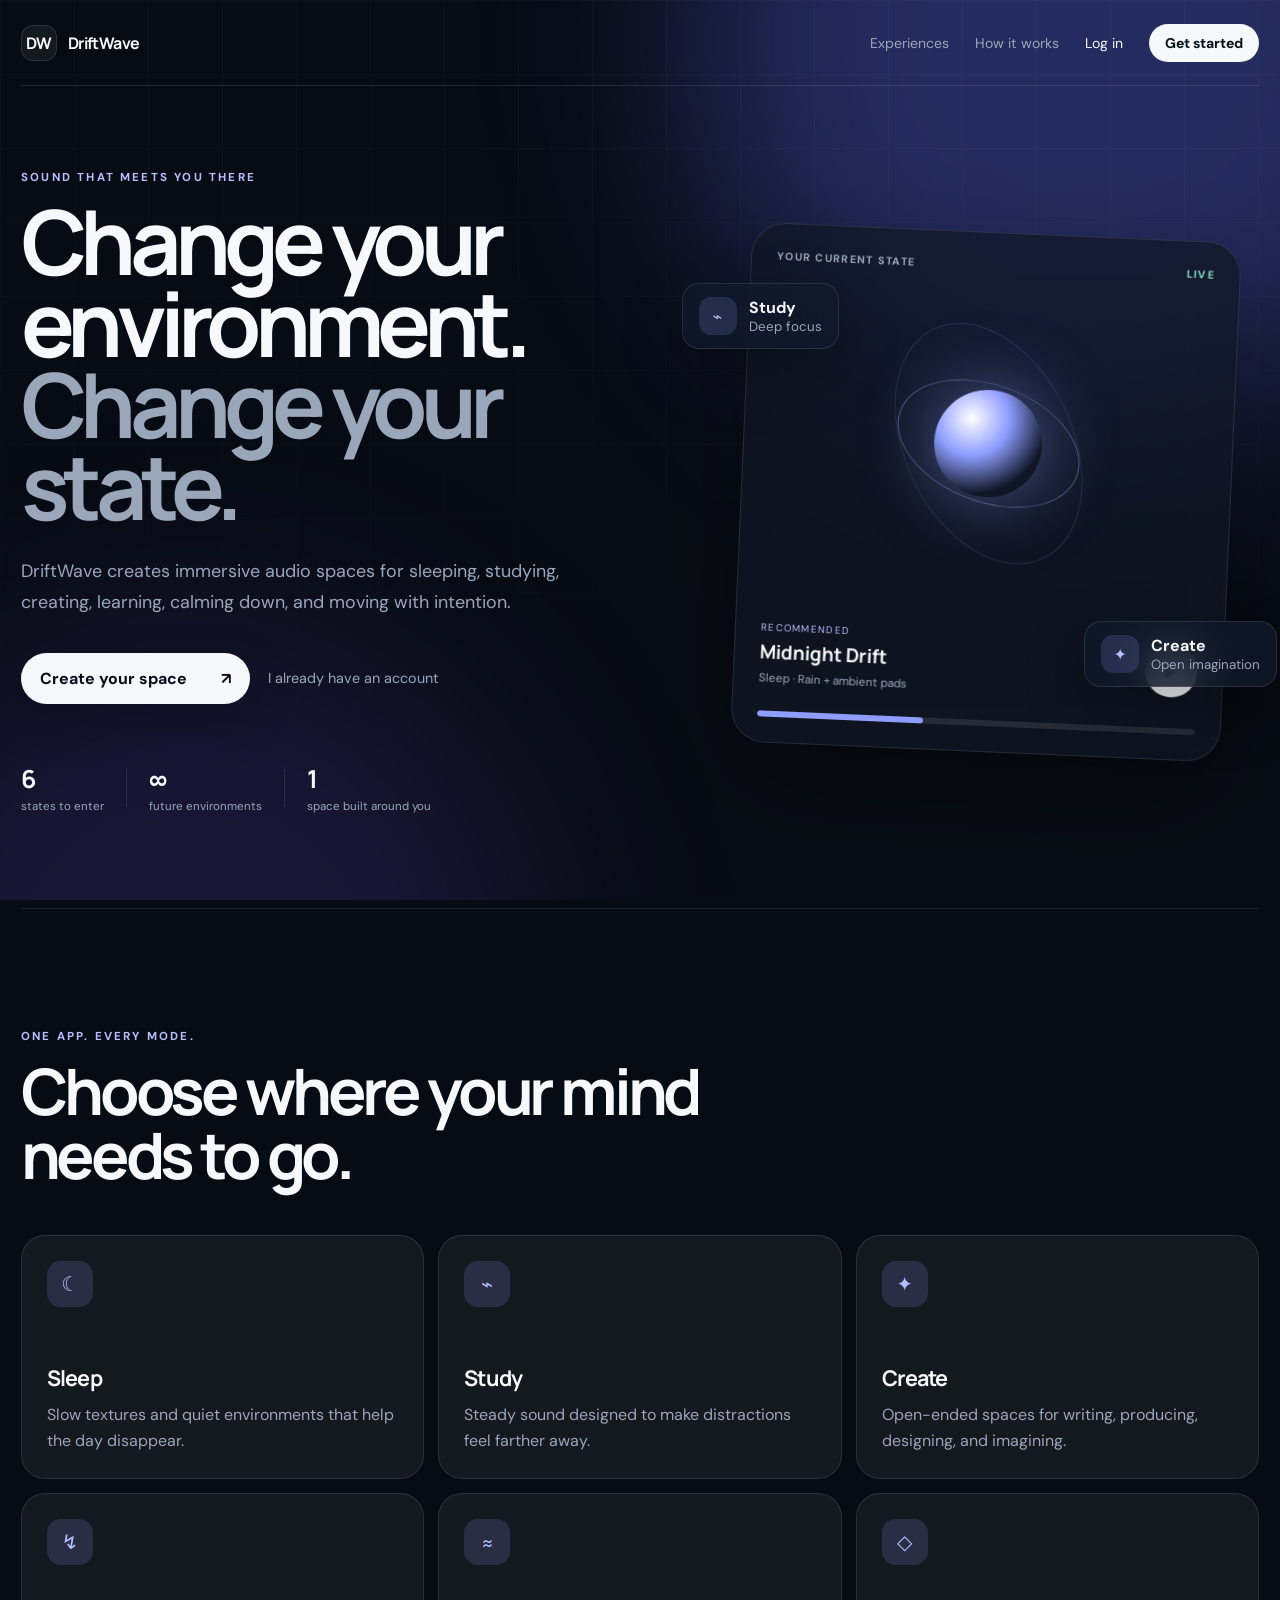
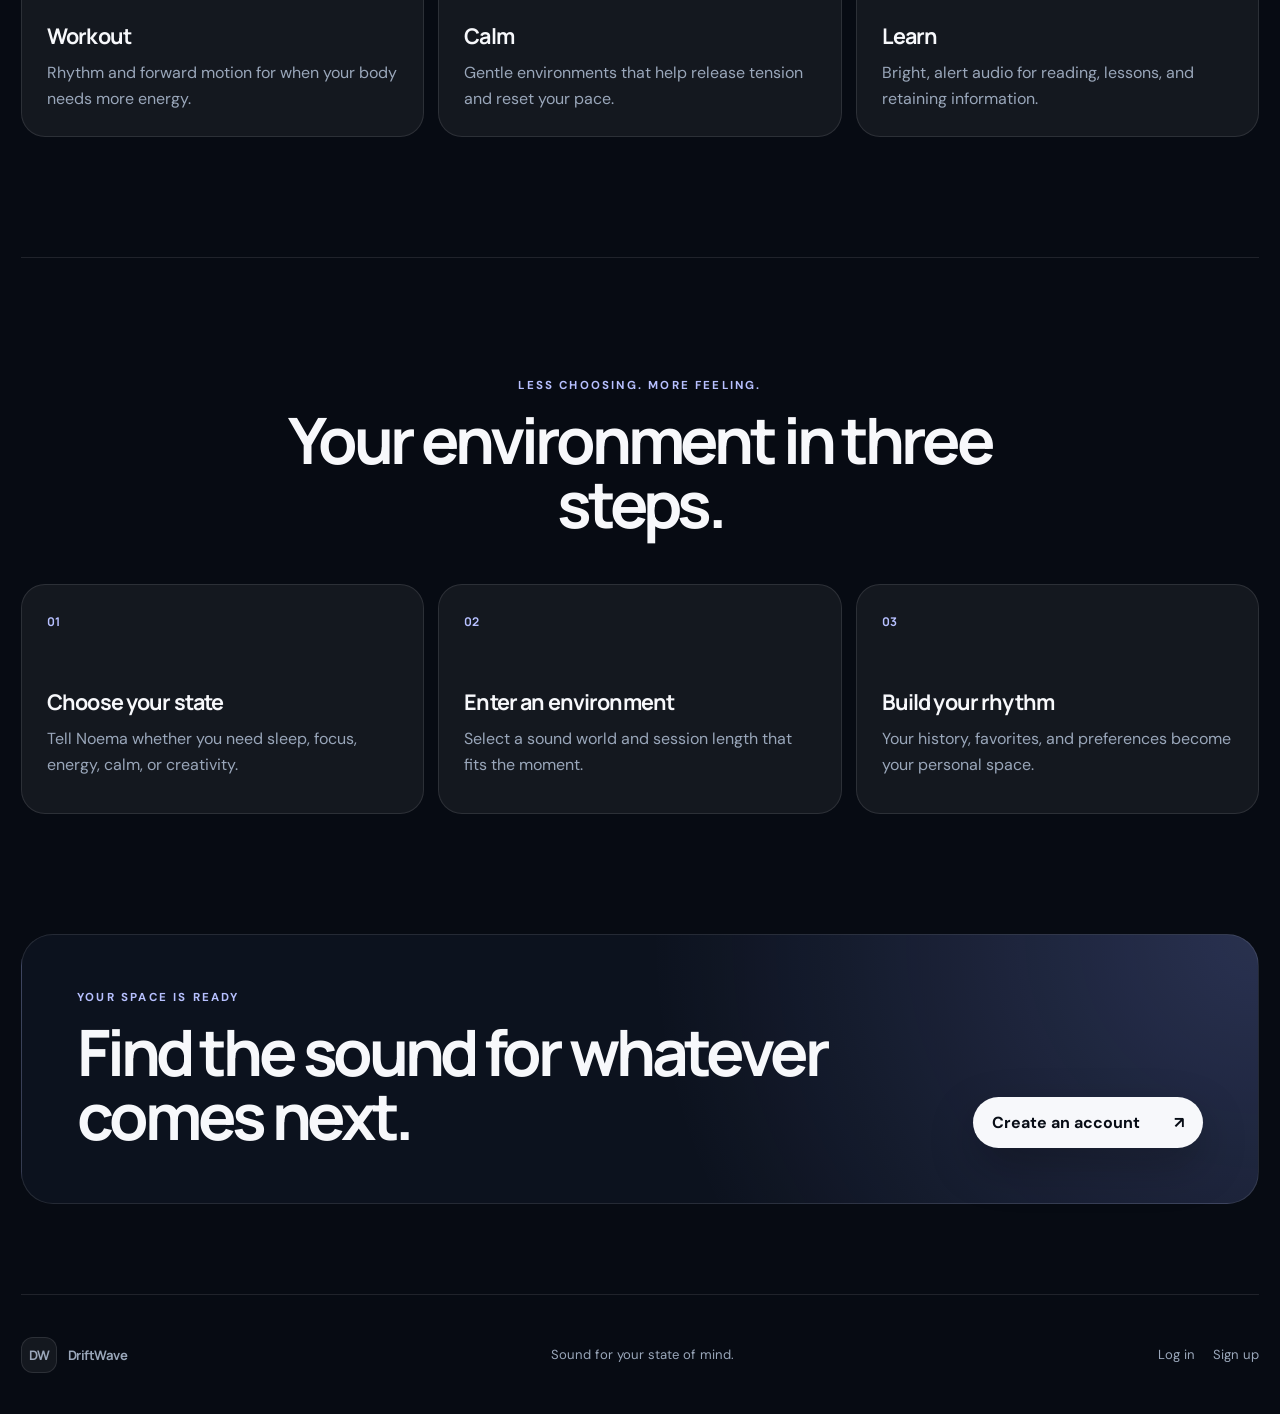
<file: index.html>
<!DOCTYPE html>
<html lang="en">
<head>
  <meta charset="UTF-8">
  <meta name="viewport" content="width=device-width, initial-scale=1.0">

  <title>DriftWave — Sound for Your State of Mind</title>
  <meta
    name="description"
    content="Personalized audio environments for sleep, focus, creativity, calm, learning, and movement."
  >

  <link rel="preconnect" href="https://fonts.googleapis.com">
  <link rel="preconnect" href="https://fonts.gstatic.com" crossorigin>
  <link
    href="https://fonts.googleapis.com/css2?family=DM+Sans:wght@400;500;600;700&family=Manrope:wght@400;500;600;700&display=swap"
    rel="stylesheet"
  >

  <link rel="stylesheet" href="./auth.css">
</head>

<body class="landing-page">
  <div class="site-background" aria-hidden="true">
    <div class="site-background__orb site-background__orb--one"></div>
    <div class="site-background__orb site-background__orb--two"></div>
    <div class="site-background__grid"></div>
  </div>

  <header class="landing-header">
    <a class="landing-brand" href="./index.html" aria-label="Noema home">
      <span class="landing-brand__mark">DW</span>
      <span>DriftWave</span>
    </a>

    <nav class="landing-nav" aria-label="Main navigation">
      <a href="#states">Experiences</a>
      <a href="#how-it-works">How it works</a>
      <a class="header-login" href="./login.html">Log in</a>
      <a class="header-signup" href="./signup.html">Get started</a>
    </nav>
  </header>

  <main>
    <section class="hero-section">
      <div class="hero-copy">
        <p class="hero-eyebrow">SOUND THAT MEETS YOU THERE</p>

        <h1>
          Change your environment.
          <span>Change your state.</span>
        </h1>

        <p class="hero-description">
          DriftWave creates immersive audio spaces for sleeping, studying,
          creating, learning, calming down, and moving with intention.
        </p>

        <div class="hero-actions">
          <a class="primary-link" href="./signup.html">
            Create your space
            <span>↗</span>
          </a>

          <a class="secondary-link" href="./login.html">
            I already have an account
          </a>
        </div>

        <div class="hero-proof">
          <div class="proof-item">
            <strong>6</strong>
            <span>states to enter</span>
          </div>

          <div class="proof-divider"></div>

          <div class="proof-item">
            <strong>∞</strong>
            <span>future environments</span>
          </div>

          <div class="proof-divider"></div>

          <div class="proof-item">
            <strong>1</strong>
            <span>space built around you</span>
          </div>
        </div>
      </div>

      <div class="hero-visual">
        <div class="visual-card visual-card--main">
          <div class="visual-card__top">
            <span>YOUR CURRENT STATE</span>
            <span class="live-dot">LIVE</span>
          </div>

          <div class="visual-orb">
            <div class="visual-orb__core"></div>
            <div class="visual-orb__ring visual-orb__ring--one"></div>
            <div class="visual-orb__ring visual-orb__ring--two"></div>
          </div>

          <div class="visual-track">
            <div>
              <small>RECOMMENDED</small>
              <strong>Midnight Drift</strong>
              <span>Sleep · Rain + ambient pads</span>
            </div>

            <button type="button" aria-label="Preview play button">▶</button>
          </div>

          <div class="visual-progress">
            <span></span>
          </div>
        </div>

        <div class="floating-state floating-state--study">
          <span>⌁</span>
          <div>
            <strong>Study</strong>
            <small>Deep focus</small>
          </div>
        </div>

        <div class="floating-state floating-state--create">
          <span>✦</span>
          <div>
            <strong>Create</strong>
            <small>Open imagination</small>
          </div>
        </div>
      </div>
    </section>

    <section id="states" class="states-section">
      <div class="section-heading">
        <p>ONE APP. EVERY MODE.</p>
        <h2>Choose where your mind needs to go.</h2>
      </div>

      <div class="state-showcase">
        <article class="state-tile">
          <span>☾</span>
          <h3>Sleep</h3>
          <p>Slow textures and quiet environments that help the day disappear.</p>
        </article>

        <article class="state-tile">
          <span>⌁</span>
          <h3>Study</h3>
          <p>Steady sound designed to make distractions feel farther away.</p>
        </article>

        <article class="state-tile">
          <span>✦</span>
          <h3>Create</h3>
          <p>Open-ended spaces for writing, producing, designing, and imagining.</p>
        </article>

        <article class="state-tile">
          <span>↯</span>
          <h3>Workout</h3>
          <p>Rhythm and forward motion for when your body needs more energy.</p>
        </article>

        <article class="state-tile">
          <span>≈</span>
          <h3>Calm</h3>
          <p>Gentle environments that help release tension and reset your pace.</p>
        </article>

        <article class="state-tile">
          <span>◇</span>
          <h3>Learn</h3>
          <p>Bright, alert audio for reading, lessons, and retaining information.</p>
        </article>
      </div>
    </section>

    <section id="how-it-works" class="how-section">
      <div class="section-heading section-heading--center">
        <p>LESS CHOOSING. MORE FEELING.</p>
        <h2>Your environment in three steps.</h2>
      </div>

      <div class="steps-grid">
        <article>
          <span>01</span>
          <h3>Choose your state</h3>
          <p>Tell Noema whether you need sleep, focus, energy, calm, or creativity.</p>
        </article>

        <article>
          <span>02</span>
          <h3>Enter an environment</h3>
          <p>Select a sound world and session length that fits the moment.</p>
        </article>

        <article>
          <span>03</span>
          <h3>Build your rhythm</h3>
          <p>Your history, favorites, and preferences become your personal space.</p>
        </article>
      </div>
    </section>

    <section class="final-cta">
      <div>
        <p class="hero-eyebrow">YOUR SPACE IS READY</p>
        <h2>Find the sound for whatever comes next.</h2>
      </div>

      <a class="primary-link" href="./signup.html">
        Create an account
        <span>↗</span>
      </a>
    </section>
  </main>

  <footer class="landing-footer">
    <a class="landing-brand" href="./index.html">
      <span class="landing-brand__mark">DW</span>
      <span>DriftWave</span>
    </a>

    <p>Sound for your state of mind.</p>

    <div>
      <a href="./login.html">Log in</a>
      <a href="./signup.html">Sign up</a>
    </div>
  </footer>

  <script type="module" src="./landing.js"></script>
</body>
</html>
</file>
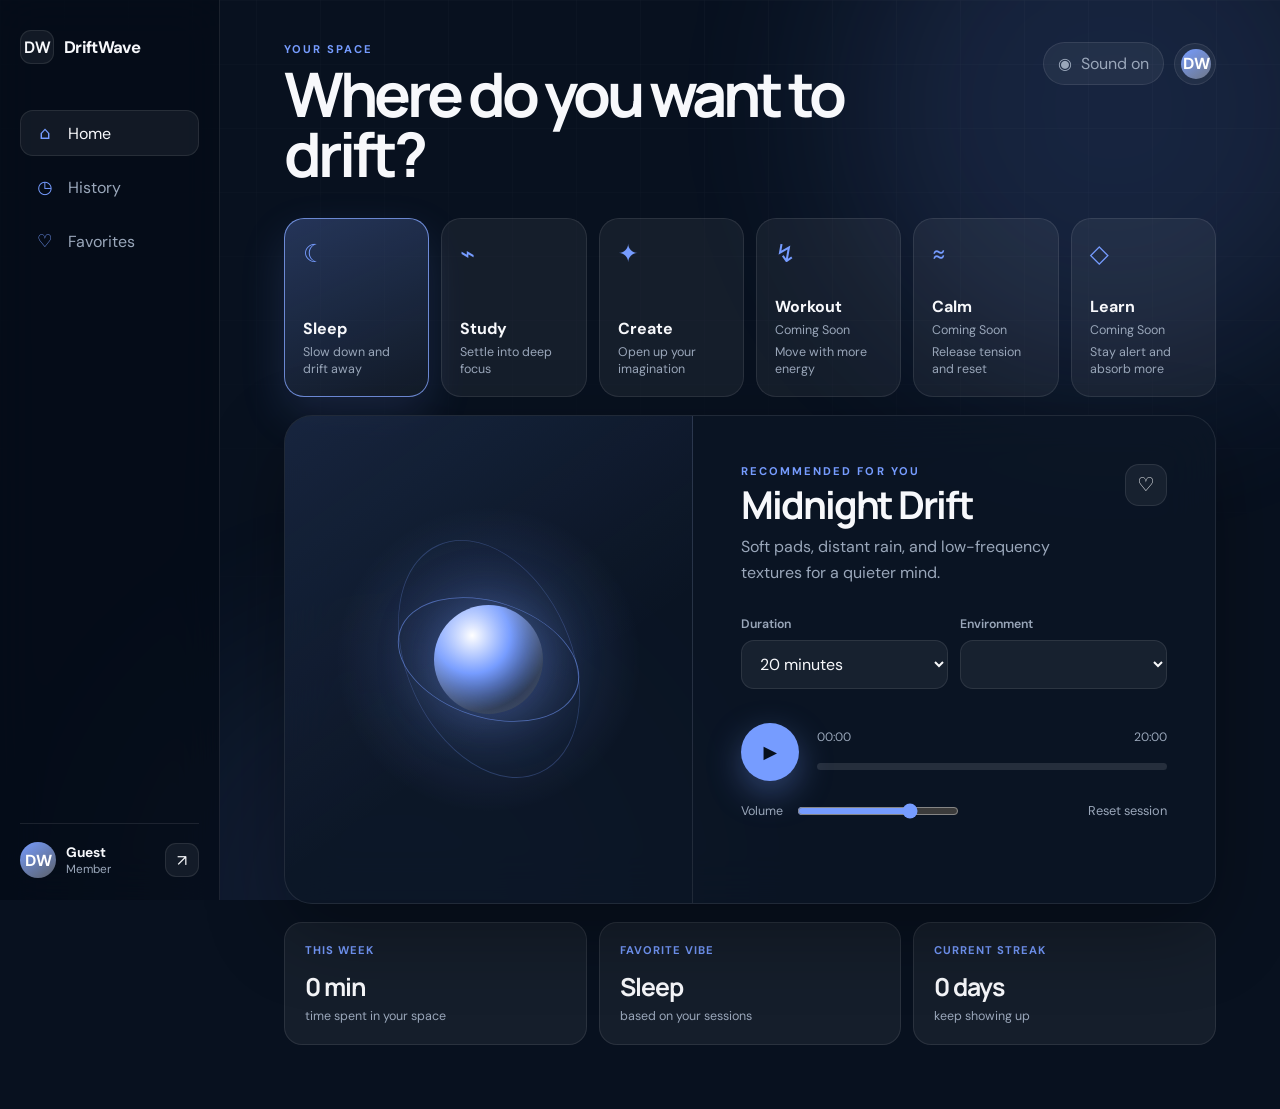
<file: app.html>
<!DOCTYPE html>
<html lang="en">
<head>
  <meta charset="UTF-8">
  <meta name="viewport" content="width=device-width, initial-scale=1.0">

  <title>DriftWave — Your Space</title>
  <meta
    name="description"
    content="Choose how you want to feel and enter a personalized audio environment."
  >

  <link rel="preconnect" href="https://fonts.googleapis.com">
  <link rel="preconnect" href="https://fonts.gstatic.com" crossorigin>
  <link
    href="https://fonts.googleapis.com/css2?family=DM+Sans:wght@400;500;600;700&family=Manrope:wght@400;500;600;700&display=swap"
    rel="stylesheet"
  >

  <link rel="stylesheet" href="./styles.css">
</head>

<body data-vibe="sleep">
  <div class="background">
    <div class="background__glow background__glow--one"></div>
    <div class="background__glow background__glow--two"></div>
    <div class="background__noise"></div>
  </div>

  <div class="app-shell">
    <aside class="sidebar" aria-label="Primary navigation">
      <a class="brand" href="#" aria-label="Noema home">
        <span class="brand__mark">DW</span>
        <span class="brand__name">DriftWave</span>
      </a>

      <nav class="nav-list">
        <button class="nav-item nav-item--active" data-view="home">
          <span class="nav-item__icon">⌂</span>
          <span>Home</span>
        </button>

        <button class="nav-item" data-view="history">
          <span class="nav-item__icon">◷</span>
          <span>History</span>
        </button>

        <button class="nav-item" data-view="favorites">
          <span class="nav-item__icon">♡</span>
          <span>Favorites</span>
        </button>
      </nav>

      <div class="sidebar__bottom">
        <div class="mini-profile">
          <div class="mini-profile__avatar">DW</div>
          <div>
            <strong id="profile-name">Guest</strong>
            <span id="profile-plan">Member</span>
          </div>
        </div>

        <button id="sign-out-button" class="icon-button" title="Sign out">
          ↗
        </button>
      </div>
    </aside>

    <main class="main-content">
      <header class="topbar">
        <div>
          <p class="eyebrow">YOUR SPACE</p>
          <h1>Where do you want to drift?</h1>
        </div>

        <div class="topbar__actions">
          <button id="sound-toggle" class="pill-button" type="button">
            <span id="sound-toggle-icon">◉</span>
            <span id="sound-toggle-label">Sound on</span>
          </button>

          <button class="profile-button" type="button" aria-label="Open profile">
            <span class="profile-button__avatar">DW</span>
          </button>
        </div>
      </header>

      <section id="home-view" class="view view--active">
        <div class="vibe-grid" aria-label="Choose a vibe">
          <button class="vibe-card vibe-card--active" data-vibe="sleep">
            <span class="vibe-card__symbol">☾</span>
            <span class="vibe-card__name">Sleep</span>
            <span class="vibe-card__description">Slow down and drift away</span>
          </button>

          <button class="vibe-card" data-vibe="study">
            <span class="vibe-card__symbol">⌁</span>
            <span class="vibe-card__name">Study</span>
            <span class="vibe-card__description">Settle into deep focus</span>
          </button>

          <button class="vibe-card" data-vibe="create">
            <span class="vibe-card__symbol">✦</span>
            <span class="vibe-card__name">Create</span>
            <span class="vibe-card__description">Open up your imagination</span>
          </button>

          <button disabled class="vibe-card" data-vibe="workout">
            <span class="vibe-card__symbol">↯</span>
            <span class="vibe-card__name">Workout</span>
            <span class="vibe-card__description">Coming Soon</span>
            <span class="vibe-card__description">Move with more energy</span>
          </button>

          <button disabled class="vibe-card" data-vibe="calm">
            <span class="vibe-card__symbol">≈</span>
            <span class="vibe-card__name">Calm</span>
            <span class="vibe-card__description">Coming Soon</span>
            <span class="vibe-card__description">Release tension and reset</span>
          </button>

          <button disabled class="vibe-card" data-vibe="learn">
            <span class="vibe-card__symbol">◇</span>
            <span class="vibe-card__name">Learn</span>
            <span class="vibe-card__description">Coming Soon</span>
            <span class="vibe-card__description">Stay alert and absorb more</span>
          </button>
        </div>

        <section class="session-panel">
          <div class="session-panel__art">
            <div class="orb">
              <div class="orb__core"></div>
              <div class="orb__ring orb__ring--one"></div>
              <div class="orb__ring orb__ring--two"></div>
            </div>
          </div>

          <div class="session-panel__content">
            <div class="session-panel__heading">
              <div>
                <p class="eyebrow">RECOMMENDED FOR YOU</p>
                <h2 id="session-title">Midnight Drift</h2>
                <p id="session-description">
                  Soft pads, distant rain, and low-frequency textures for a quieter mind.
                </p>
              </div>

              <button id="favorite-button" class="favorite-button" type="button" title="Favorite">
                ♡
              </button>
            </div>

            <div class="session-options">
              <label class="field-group">
                <span>Duration</span>
                <select id="duration-select">
                  <option value="5">5 minutes</option>
                  <option value="10">10 minutes</option>
                  <option value="20" selected>20 minutes</option>
                  <option value="30">30 minutes</option>
                  <option value="45">45 minutes</option>
                  <option value="60">60 minutes</option>
                </select>
              </label>

              <label class="field-group">
                <span>Environment</span>
                <select id="track-select"></select>
              </label>
            </div>

            <div class="player">
              <div class="player__top">
                <button id="play-button" class="play-button" type="button" aria-label="Play session">
                  ▶
                </button>

                <div class="player__progress-area">
                  <div class="player__time-row">
                    <span id="elapsed-time">00:00</span>
                    <span id="remaining-time">20:00</span>
                  </div>

                  <button
                    id="progress-track"
                    class="progress-track"
                    type="button"
                    aria-label="Session progress"
                  >
                    <span id="progress-fill" class="progress-track__fill"></span>
                  </button>
                </div>
              </div>

              <div class="player__bottom">
                <label class="volume-control">
                  <span>Volume</span>
                  <input
                    id="volume-slider"
                    type="range"
                    min="0"
                    max="1"
                    step="0.01"
                    value="0.72"
                  >
                </label>

                <button id="reset-button" class="text-button" type="button">
                  Reset session
                </button>
              </div>
            </div>

            <p id="status-message" class="status-message" role="status"></p>
          </div>
        </section>

        <section class="insights-row">
          <article class="insight-card">
            <span class="insight-card__label">This week</span>
            <strong id="weekly-minutes">0 min</strong>
            <span>time spent in your space</span>
          </article>

          <article class="insight-card">
            <span class="insight-card__label">Favorite vibe</span>
            <strong id="favorite-vibe">Sleep</strong>
            <span>based on your sessions</span>
          </article>

          <article class="insight-card">
            <span class="insight-card__label">Current streak</span>
            <strong id="current-streak">0 days</strong>
            <span>keep showing up</span>
          </article>
        </section>
      </section>

      <section id="history-view" class="view">
        <div class="page-heading">
          <div>
            <p class="eyebrow">YOUR RHYTHM</p>
            <h2>Recent sessions</h2>
          </div>

          <button id="clear-history-button" class="text-button" type="button">
            Clear local history
          </button>
        </div>

        <div id="history-list" class="history-list"></div>
      </section>

      <section id="favorites-view" class="view">
        <div class="page-heading">
          <div>
            <p class="eyebrow">SAVED</p>
            <h2>Your favorite environments</h2>
          </div>
        </div>

        <div id="favorites-list" class="favorites-list"></div>
      </section>
    </main>
  </div>

  <audio id="audio-player" preload="metadata" loop></audio>

  <script type="module" src="./app.js"></script>
</body>
</html>
</file>
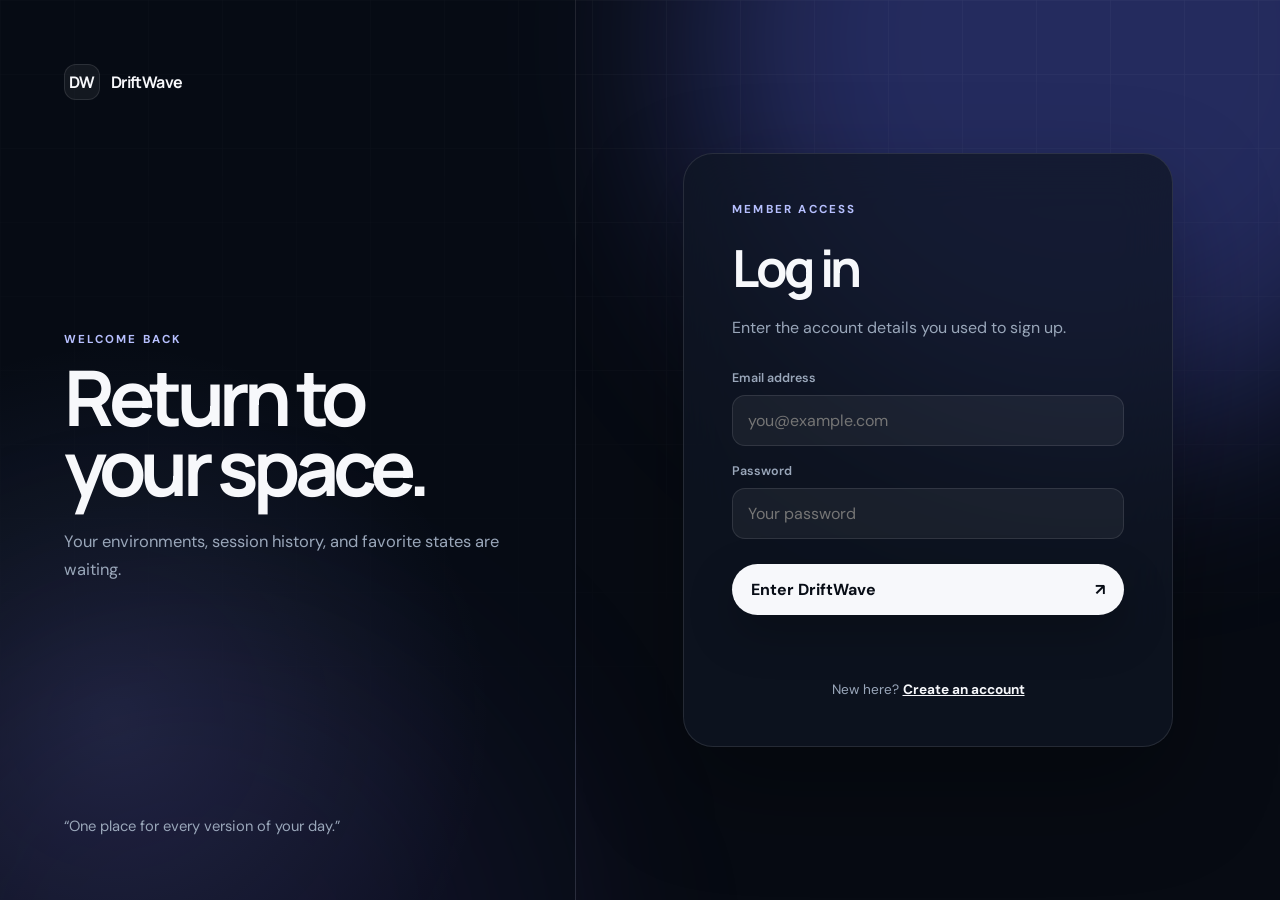
<file: login.html>
<!DOCTYPE html>
<html lang="en">
<head>
  <meta charset="UTF-8">
  <meta name="viewport" content="width=device-width, initial-scale=1.0">

  <title>Log in — DriftWave</title>

  <link rel="preconnect" href="https://fonts.googleapis.com">
  <link rel="preconnect" href="https://fonts.gstatic.com" crossorigin>
  <link
    href="https://fonts.googleapis.com/css2?family=DM+Sans:wght@400;500;600;700&family=Manrope:wght@400;500;600;700&display=swap"
    rel="stylesheet"
  >

  <link rel="stylesheet" href="./auth.css">
</head>

<body class="auth-page">
  <div class="site-background" aria-hidden="true">
    <div class="site-background__orb site-background__orb--one"></div>
    <div class="site-background__orb site-background__orb--two"></div>
    <div class="site-background__grid"></div>
  </div>

  <main class="auth-layout">
    <section class="auth-intro">
      <a class="landing-brand" href="./index.html">
        <span class="landing-brand__mark">DW</span>
        <span>DriftWave</span>
      </a>

      <div>
        <p class="hero-eyebrow">WELCOME BACK</p>
        <h1>Return to your space.</h1>
        <p>
          Your environments, session history, and favorite states are waiting.
        </p>
      </div>

      <blockquote>
        “One place for every version of your day.”
      </blockquote>
    </section>

    <section class="auth-panel">
      <div class="auth-card">
        <div class="auth-card__heading">
          <p class="hero-eyebrow">MEMBER ACCESS</p>
          <h2>Log in</h2>
          <p>Enter the account details you used to sign up.</p>
        </div>

        <form id="login-form" novalidate>
          <label class="auth-field">
            <span>Email address</span>
            <input
              id="login-email"
              name="email"
              type="email"
              autocomplete="email"
              placeholder="you@example.com"
              required
            >
          </label>

          <label class="auth-field">
            <span>Password</span>
            <input
              id="login-password"
              name="password"
              type="password"
              autocomplete="current-password"
              placeholder="Your password"
              minlength="6"
              required
            >
          </label>

          <button id="login-submit" class="auth-submit" type="submit">
            <span>Enter DriftWave</span>
            <span>↗</span>
          </button>

          <p id="auth-message" class="auth-message" role="status"></p>
        </form>

        <p class="auth-switch">
          New here?
          <a href="./signup.html">Create an account</a>
        </p>
      </div>
    </section>
  </main>

  <script type="module" src="./auth.js"></script>
</body>
</html>
</file>
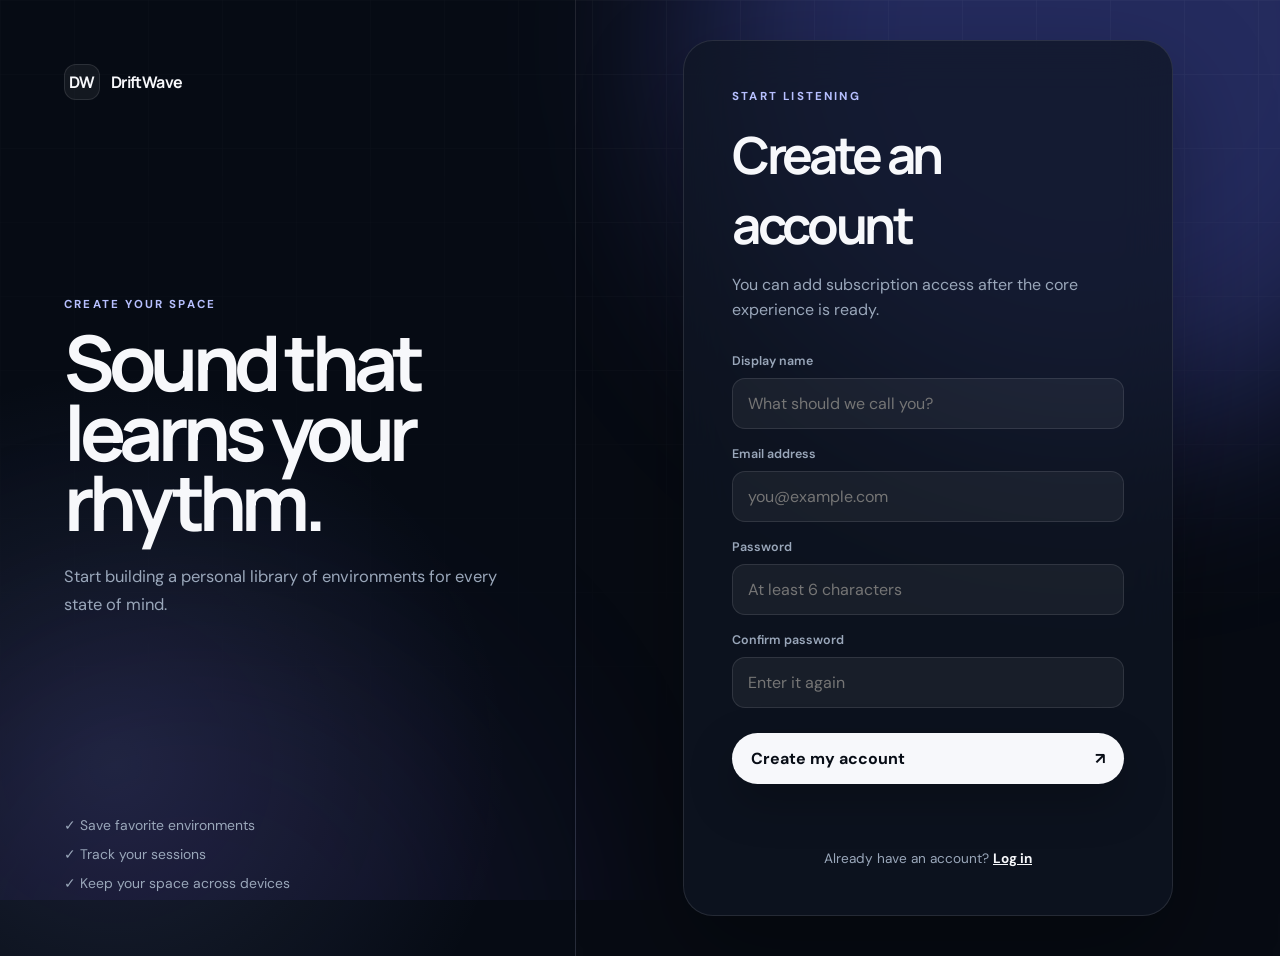
<file: signup.html>
<!DOCTYPE html>
<html lang="en">
<head>
  <meta charset="UTF-8">
  <meta name="viewport" content="width=device-width, initial-scale=1.0">

  <title>Create account — DriftWave</title>

  <link rel="preconnect" href="https://fonts.googleapis.com">
  <link rel="preconnect" href="https://fonts.gstatic.com" crossorigin>
  <link
    href="https://fonts.googleapis.com/css2?family=DM+Sans:wght@400;500;600;700&family=Manrope:wght@400;500;600;700&display=swap"
    rel="stylesheet"
  >

  <link rel="stylesheet" href="./auth.css">
</head>

<body class="auth-page">
  <div class="site-background" aria-hidden="true">
    <div class="site-background__orb site-background__orb--one"></div>
    <div class="site-background__orb site-background__orb--two"></div>
    <div class="site-background__grid"></div>
  </div>

  <main class="auth-layout">
    <section class="auth-intro auth-intro--signup">
      <a class="landing-brand" href="./index.html">
        <span class="landing-brand__mark">DW</span>
        <span>DriftWave</span>
      </a>

      <div>
        <p class="hero-eyebrow">CREATE YOUR SPACE</p>
        <h1>Sound that learns your rhythm.</h1>
        <p>
          Start building a personal library of environments for every state of mind.
        </p>
      </div>

      <div class="auth-benefits">
        <span>✓ Save favorite environments</span>
        <span>✓ Track your sessions</span>
        <span>✓ Keep your space across devices</span>
      </div>
    </section>

    <section class="auth-panel">
      <div class="auth-card">
        <div class="auth-card__heading">
          <p class="hero-eyebrow">START LISTENING</p>
          <h2>Create an account</h2>
          <p>You can add subscription access after the core experience is ready.</p>
        </div>

        <form id="signup-form" novalidate>
          <label class="auth-field">
            <span>Display name</span>
            <input
              id="signup-name"
              name="displayName"
              type="text"
              autocomplete="name"
              placeholder="What should we call you?"
              maxlength="50"
              required
            >
          </label>

          <label class="auth-field">
            <span>Email address</span>
            <input
              id="signup-email"
              name="email"
              type="email"
              autocomplete="email"
              placeholder="you@example.com"
              required
            >
          </label>

          <label class="auth-field">
            <span>Password</span>
            <input
              id="signup-password"
              name="password"
              type="password"
              autocomplete="new-password"
              placeholder="At least 6 characters"
              minlength="6"
              required
            >
          </label>

          <label class="auth-field">
            <span>Confirm password</span>
            <input
              id="signup-confirm-password"
              name="confirmPassword"
              type="password"
              autocomplete="new-password"
              placeholder="Enter it again"
              minlength="6"
              required
            >
          </label>

          <button id="signup-submit" class="auth-submit" type="submit">
            <span>Create my account</span>
            <span>↗</span>
          </button>

          <p id="auth-message" class="auth-message" role="status"></p>
        </form>

        <p class="auth-switch">
          Already have an account?
          <a href="./login.html">Log in</a>
        </p>
      </div>
    </section>
  </main>

  <script type="module" src="./auth.js"></script>
</body>
</html>
</file>
<file: auth.css>
:root {
  --background: #070b13;
  --surface: rgba(15, 22, 36, 0.74);
  --surface-strong: rgba(17, 25, 42, 0.92);
  --surface-soft: rgba(255, 255, 255, 0.055);
  --border: rgba(255, 255, 255, 0.1);
  --text: #f7f8fb;
  --muted: #9aa7ba;
  --accent: #8e9dff;
  --accent-bright: #b7c0ff;
  --accent-soft: rgba(142, 157, 255, 0.17);
  --danger: #ff9cab;
  --success: #87e2bd;
}

* {
  box-sizing: border-box;
}

html {
  scroll-behavior: smooth;
  color-scheme: dark;
}

body {
  min-height: 100vh;
  margin: 0;
  overflow-x: hidden;
  color: var(--text);
  background: var(--background);
  font-family: "DM Sans", system-ui, sans-serif;
}

button,
input {
  font: inherit;
}

a {
  color: inherit;
}

.site-background {
  position: fixed;
  inset: 0;
  z-index: -2;
  overflow: hidden;
  pointer-events: none;
}

.site-background__orb {
  position: absolute;
  border-radius: 999px;
  filter: blur(100px);
}

.site-background__orb--one {
  top: -28vw;
  right: -16vw;
  width: 62vw;
  height: 62vw;
  min-width: 600px;
  min-height: 600px;
  background: rgba(99, 112, 255, 0.32);
}

.site-background__orb--two {
  bottom: -32vw;
  left: -12vw;
  width: 54vw;
  height: 54vw;
  min-width: 520px;
  min-height: 520px;
  background: rgba(103, 72, 190, 0.2);
}

.site-background__grid {
  position: absolute;
  inset: 0;
  opacity: 0.05;
  background-image:
    linear-gradient(rgba(255,255,255,.55) 1px, transparent 1px),
    linear-gradient(90deg, rgba(255,255,255,.55) 1px, transparent 1px);
  background-size: 74px 74px;
  mask-image: linear-gradient(to bottom, black, transparent 90%);
}

.landing-header {
  width: min(100% - 42px, 1320px);
  height: 86px;
  display: flex;
  align-items: center;
  justify-content: space-between;
  gap: 30px;
  margin: 0 auto;
  border-bottom: 1px solid var(--border);
}

.landing-brand {
  display: inline-flex;
  align-items: center;
  gap: 11px;
  color: var(--text);
  font-family: "Manrope", sans-serif;
  font-weight: 700;
  letter-spacing: -0.04em;
  text-decoration: none;
}

.landing-brand__mark {
  display: grid;
  width: 36px;
  height: 36px;
  place-items: center;
  border: 1px solid var(--border);
  border-radius: 12px;
  background: var(--surface-soft);
}

.landing-nav {
  display: flex;
  align-items: center;
  gap: 26px;
}

.landing-nav a {
  color: var(--muted);
  font-size: 0.88rem;
  text-decoration: none;
}

.landing-nav a:hover {
  color: var(--text);
}

.landing-nav .header-login {
  color: var(--text);
}

.landing-nav .header-signup {
  padding: 10px 16px;
  border-radius: 999px;
  color: #07101a;
  background: var(--text);
  font-weight: 700;
}

.hero-section {
  width: min(100% - 42px, 1320px);
  min-height: calc(100vh - 86px);
  display: grid;
  grid-template-columns: minmax(0, 1.05fr) minmax(440px, 0.95fr);
  align-items: center;
  gap: clamp(36px, 7vw, 110px);
  margin: 0 auto;
  padding: 84px 0 94px;
}

.hero-eyebrow,
.section-heading > p {
  margin: 0 0 15px;
  color: var(--accent-bright);
  font-size: 0.72rem;
  font-weight: 700;
  letter-spacing: 0.19em;
}

.hero-copy h1,
.auth-intro h1 {
  margin: 0;
  font-family: "Manrope", sans-serif;
  font-size: clamp(3.2rem, 7vw, 7.1rem);
  line-height: 0.91;
  letter-spacing: -0.075em;
}

.hero-copy h1 span {
  display: block;
  color: var(--muted);
}

.hero-description {
  max-width: 625px;
  margin: 30px 0 0;
  color: var(--muted);
  font-size: clamp(1rem, 1.4vw, 1.18rem);
  line-height: 1.7;
}

.hero-actions {
  display: flex;
  align-items: center;
  flex-wrap: wrap;
  gap: 18px;
  margin-top: 36px;
}

.primary-link,
.auth-submit {
  display: inline-flex;
  align-items: center;
  justify-content: space-between;
  gap: 34px;
  padding: 15px 19px;
  border: 0;
  border-radius: 999px;
  color: #080d16;
  background: var(--text);
  font-weight: 700;
  text-decoration: none;
  box-shadow: 0 18px 45px rgba(0, 0, 0, 0.25);
  transition: transform 160ms ease;
}

.primary-link:hover,
.auth-submit:hover {
  transform: translateY(-2px);
}

.secondary-link {
  color: var(--muted);
  font-size: 0.9rem;
  text-decoration: none;
}

.secondary-link:hover {
  color: var(--text);
}

.hero-proof {
  display: flex;
  align-items: center;
  gap: 22px;
  margin-top: 58px;
}

.proof-item {
  display: grid;
  gap: 4px;
}

.proof-item strong {
  font-family: "Manrope", sans-serif;
  font-size: 1.55rem;
}

.proof-item span {
  color: var(--muted);
  font-size: 0.72rem;
}

.proof-divider {
  width: 1px;
  height: 38px;
  background: var(--border);
}

.hero-visual {
  position: relative;
  min-height: 570px;
  display: grid;
  place-items: center;
}

.visual-card {
  border: 1px solid var(--border);
  background: var(--surface);
  backdrop-filter: blur(24px);
  box-shadow: 0 40px 110px rgba(0, 0, 0, 0.38);
}

.visual-card--main {
  width: min(100%, 490px);
  min-height: 520px;
  display: flex;
  flex-direction: column;
  padding: 25px;
  border-radius: 34px;
  transform: rotate(2.5deg);
}

.visual-card__top {
  display: flex;
  justify-content: space-between;
  color: var(--muted);
  font-size: 0.67rem;
  font-weight: 700;
  letter-spacing: 0.12em;
}

.live-dot {
  color: var(--success);
}

.visual-orb {
  position: relative;
  width: 255px;
  height: 255px;
  display: grid;
  place-items: center;
  margin: 44px auto;
}

.visual-orb__core,
.visual-orb__ring {
  position: absolute;
  border-radius: 999px;
}

.visual-orb__core {
  width: 42%;
  height: 42%;
  background: radial-gradient(circle at 34% 27%, #fff, var(--accent) 35%, transparent 72%);
  box-shadow: 0 0 70px rgba(142, 157, 255, 0.5);
  animation: landing-breathe 6s ease-in-out infinite;
}

.visual-orb__ring {
  border: 1px solid rgba(170, 180, 255, 0.42);
}

.visual-orb__ring--one {
  width: 74%;
  height: 74%;
  transform: rotate(18deg) scaleY(0.62);
}

.visual-orb__ring--two {
  width: 100%;
  height: 100%;
  opacity: 0.42;
  transform: rotate(-28deg) scaleX(0.66);
}

.visual-track {
  display: flex;
  align-items: center;
  justify-content: space-between;
  gap: 18px;
  margin-top: auto;
}

.visual-track div {
  display: grid;
  gap: 5px;
}

.visual-track small {
  color: var(--accent-bright);
  font-size: 0.62rem;
  letter-spacing: 0.13em;
}

.visual-track strong {
  font-family: "Manrope", sans-serif;
  font-size: 1.2rem;
}

.visual-track span {
  color: var(--muted);
  font-size: 0.73rem;
}

.visual-track button {
  width: 52px;
  height: 52px;
  border: 0;
  border-radius: 999px;
  color: #080d16;
  background: var(--text);
}

.visual-progress {
  height: 6px;
  margin-top: 25px;
  overflow: hidden;
  border-radius: 999px;
  background: rgba(255, 255, 255, 0.1);
}

.visual-progress span {
  display: block;
  width: 38%;
  height: 100%;
  border-radius: inherit;
  background: var(--accent);
}

.floating-state {
  position: absolute;
  display: flex;
  align-items: center;
  gap: 12px;
  padding: 13px 16px;
  border: 1px solid var(--border);
  border-radius: 17px;
  background: rgba(17, 25, 42, 0.82);
  backdrop-filter: blur(20px);
  box-shadow: 0 22px 60px rgba(0, 0, 0, 0.32);
}

.floating-state > span {
  display: grid;
  width: 38px;
  height: 38px;
  place-items: center;
  border-radius: 12px;
  color: var(--accent-bright);
  background: var(--accent-soft);
}

.floating-state div {
  display: grid;
}

.floating-state small {
  color: var(--muted);
}

.floating-state--study {
  top: 76px;
  left: -32px;
}

.floating-state--create {
  right: -18px;
  bottom: 90px;
}

.states-section,
.how-section {
  width: min(100% - 42px, 1320px);
  margin: 0 auto;
  padding: 120px 0;
  border-top: 1px solid var(--border);
}

.section-heading {
  max-width: 720px;
  margin-bottom: 48px;
}

.section-heading h2,
.final-cta h2 {
  margin: 0;
  font-family: "Manrope", sans-serif;
  font-size: clamp(2.3rem, 5vw, 4.6rem);
  line-height: 1;
  letter-spacing: -0.065em;
}

.section-heading--center {
  margin-right: auto;
  margin-left: auto;
  text-align: center;
}

.state-showcase {
  display: grid;
  grid-template-columns: repeat(3, 1fr);
  gap: 14px;
}

.state-tile,
.steps-grid article {
  min-height: 230px;
  padding: 25px;
  border: 1px solid var(--border);
  border-radius: 24px;
  background: var(--surface-soft);
}

.state-tile > span {
  display: grid;
  width: 46px;
  height: 46px;
  place-items: center;
  border-radius: 14px;
  color: var(--accent-bright);
  background: var(--accent-soft);
  font-size: 1.25rem;
}

.state-tile h3,
.steps-grid h3 {
  margin: 56px 0 10px;
  font-family: "Manrope", sans-serif;
  font-size: 1.35rem;
  letter-spacing: -0.04em;
}

.state-tile p,
.steps-grid p {
  margin: 0;
  color: var(--muted);
  line-height: 1.6;
}

.steps-grid {
  display: grid;
  grid-template-columns: repeat(3, 1fr);
  gap: 14px;
}

.steps-grid article > span {
  color: var(--accent-bright);
  font-family: "Manrope", sans-serif;
  font-size: 0.75rem;
  font-weight: 700;
}

.final-cta {
  width: min(100% - 42px, 1320px);
  display: flex;
  align-items: flex-end;
  justify-content: space-between;
  gap: 36px;
  margin: 0 auto 90px;
  padding: 55px;
  border: 1px solid var(--border);
  border-radius: 32px;
  background:
    radial-gradient(circle at top right, rgba(142, 157, 255, 0.22), transparent 48%),
    var(--surface);
}

.final-cta h2 {
  max-width: 780px;
}

.landing-footer {
  width: min(100% - 42px, 1320px);
  min-height: 120px;
  display: flex;
  align-items: center;
  justify-content: space-between;
  gap: 22px;
  margin: 0 auto;
  border-top: 1px solid var(--border);
}

.landing-footer p,
.landing-footer a {
  color: var(--muted);
  font-size: 0.82rem;
  text-decoration: none;
}

.landing-footer div {
  display: flex;
  gap: 18px;
}

/* Authentication pages */

.auth-layout {
  min-height: 100vh;
  display: grid;
  grid-template-columns: minmax(390px, 0.9fr) minmax(520px, 1.1fr);
}

.auth-intro {
  min-height: 100vh;
  display: flex;
  flex-direction: column;
  justify-content: space-between;
  padding: clamp(34px, 5vw, 72px);
  border-right: 1px solid var(--border);
  background:
    radial-gradient(circle at 20% 80%, rgba(142, 157, 255, 0.14), transparent 44%),
    rgba(7, 12, 22, 0.5);
}

.auth-intro > div:not(.auth-benefits) {
  max-width: 650px;
}

.auth-intro h1 {
  font-size: clamp(3.2rem, 6vw, 6.4rem);
}

.auth-intro p:not(.hero-eyebrow) {
  max-width: 530px;
  margin: 26px 0 0;
  color: var(--muted);
  font-size: 1.03rem;
  line-height: 1.7;
}

.auth-intro blockquote {
  max-width: 440px;
  margin: 0;
  color: var(--muted);
  font-size: 0.92rem;
}

.auth-benefits {
  display: grid;
  gap: 11px;
  color: var(--muted);
  font-size: 0.87rem;
}

.auth-panel {
  min-height: 100vh;
  display: grid;
  place-items: center;
  padding: 40px;
}

.auth-card {
  width: min(100%, 490px);
  padding: clamp(30px, 5vw, 48px);
  border: 1px solid var(--border);
  border-radius: 30px;
  background: var(--surface);
  box-shadow: 0 40px 100px rgba(0, 0, 0, 0.34);
  backdrop-filter: blur(24px);
}

.auth-card__heading {
  margin-bottom: 30px;
}

.auth-card__heading h2 {
  margin: 0;
  font-family: "Manrope", sans-serif;
  font-size: clamp(2.3rem, 4vw, 3.6rem);
  letter-spacing: -0.065em;
}

.auth-card__heading p:last-child {
  margin: 14px 0 0;
  color: var(--muted);
  line-height: 1.55;
}

.auth-field {
  display: grid;
  gap: 9px;
  margin-bottom: 17px;
}

.auth-field span {
  color: var(--muted);
  font-size: 0.78rem;
  font-weight: 600;
}

.auth-field input {
  width: 100%;
  padding: 14px 15px;
  border: 1px solid var(--border);
  border-radius: 13px;
  outline: none;
  color: var(--text);
  background: rgba(255, 255, 255, 0.052);
}

.auth-field input:focus {
  border-color: rgba(142, 157, 255, 0.68);
  box-shadow: 0 0 0 4px rgba(142, 157, 255, 0.1);
}

.auth-submit {
  width: 100%;
  margin-top: 8px;
  cursor: pointer;
}

.auth-submit:disabled {
  cursor: wait;
  opacity: 0.6;
  transform: none;
}

.auth-message {
  min-height: 22px;
  margin: 16px 0 0;
  color: var(--muted);
  font-size: 0.82rem;
  line-height: 1.5;
}

.auth-message--error {
  color: var(--danger);
}

.auth-message--success {
  color: var(--success);
}

.auth-switch {
  margin: 28px 0 0;
  color: var(--muted);
  font-size: 0.85rem;
  text-align: center;
}

.auth-switch a {
  color: var(--text);
  font-weight: 700;
}

@keyframes landing-breathe {
  0%,
  100% {
    transform: scale(0.91);
    opacity: 0.78;
  }

  50% {
    transform: scale(1.08);
    opacity: 1;
  }
}

@media (max-width: 980px) {
  .hero-section {
    grid-template-columns: 1fr;
  }

  .hero-visual {
    min-height: 620px;
  }

  .state-showcase {
    grid-template-columns: repeat(2, 1fr);
  }

  .auth-layout {
    grid-template-columns: 1fr;
  }

  .auth-intro {
    min-height: auto;
    gap: 70px;
    border-right: 0;
    border-bottom: 1px solid var(--border);
  }

  .auth-panel {
    min-height: auto;
    padding: 72px 24px;
  }
}

@media (max-width: 680px) {
  .landing-header {
    height: 74px;
  }

  .landing-nav > a:not(.header-login):not(.header-signup) {
    display: none;
  }

  .landing-nav {
    gap: 12px;
  }

  .landing-nav .header-login {
    display: none;
  }

  .hero-section {
    padding-top: 68px;
  }

  .hero-copy h1 {
    font-size: clamp(3rem, 16vw, 4.8rem);
  }

  .hero-proof {
    align-items: flex-start;
    flex-direction: column;
  }

  .proof-divider {
    width: 60px;
    height: 1px;
  }

  .hero-visual {
    min-height: 510px;
  }

  .visual-card--main {
    min-height: 450px;
  }

  .visual-orb {
    width: 210px;
    height: 210px;
    margin: 34px auto;
  }

  .floating-state--study {
    left: -8px;
  }

  .floating-state--create {
    right: -8px;
  }

  .state-showcase,
  .steps-grid {
    grid-template-columns: 1fr;
  }

  .states-section,
  .how-section {
    padding: 86px 0;
  }

  .final-cta {
    align-items: flex-start;
    flex-direction: column;
    padding: 34px 26px;
  }

  .landing-footer {
    align-items: flex-start;
    flex-direction: column;
    padding: 30px 0;
  }

  .auth-intro {
    padding: 30px 24px 56px;
  }

  .auth-intro h1 {
    font-size: clamp(3rem, 15vw, 4.7rem);
  }

  .auth-panel {
    padding: 48px 18px;
  }

  .auth-card {
    padding: 28px 22px;
  }
}
</file>
<file: styles.css>
:root {
  --background: #08111f;
  --surface: rgba(12, 22, 38, 0.78);
  --surface-strong: rgba(14, 26, 45, 0.94);
  --surface-soft: rgba(255, 255, 255, 0.055);
  --border: rgba(255, 255, 255, 0.09);
  --text: #f7f8fb;
  --muted: #9aa7ba;
  --accent: #769cff;
  --accent-soft: rgba(118, 156, 255, 0.18);
  --accent-glow: rgba(118, 156, 255, 0.35);
  --danger: #ff8e9d;
  --shadow: 0 28px 80px rgba(0, 0, 0, 0.32);
  --sidebar-width: 220px;
}

* {
  box-sizing: border-box;
}

html {
  color-scheme: dark;
}

body {
  min-height: 100vh;
  margin: 0;
  overflow-x: hidden;
  color: var(--text);
  background: var(--background);
  font-family: "DM Sans", system-ui, sans-serif;
  transition: background 500ms ease;
}

button,
select,
input {
  font: inherit;
}

button {
  color: inherit;
}

button,
select {
  -webkit-tap-highlight-color: transparent;
}

.background {
  position: fixed;
  inset: 0;
  z-index: -2;
  overflow: hidden;
  pointer-events: none;
}

.background__glow {
  position: absolute;
  width: 42vw;
  height: 42vw;
  min-width: 420px;
  min-height: 420px;
  border-radius: 999px;
  filter: blur(95px);
  opacity: 0.42;
  transition:
    background 700ms ease,
    transform 700ms ease;
}

.background__glow--one {
  top: -18%;
  right: -8%;
  background: var(--accent-glow);
}

.background__glow--two {
  bottom: -30%;
  left: 10%;
  background: color-mix(in srgb, var(--accent) 55%, transparent);
  opacity: 0.16;
}

.background__noise {
  position: absolute;
  inset: 0;
  opacity: 0.045;
  background-image:
    linear-gradient(rgba(255,255,255,.45) 1px, transparent 1px),
    linear-gradient(90deg, rgba(255,255,255,.45) 1px, transparent 1px);
  background-size: 64px 64px;
  mask-image: linear-gradient(to bottom, black, transparent 85%);
}

.app-shell {
  min-height: 100vh;
}

.sidebar {
  position: fixed;
  inset: 0 auto 0 0;
  z-index: 20;
  width: var(--sidebar-width);
  display: flex;
  flex-direction: column;
  padding: 30px 20px 22px;
  border-right: 1px solid var(--border);
  background: rgba(5, 12, 23, 0.72);
  backdrop-filter: blur(22px);
}

.brand {
  display: inline-flex;
  align-items: center;
  gap: 10px;
  margin-bottom: 46px;
  color: var(--text);
  text-decoration: none;
}

.brand__mark {
  display: grid;
  width: 34px;
  height: 34px;
  place-items: center;
  border: 1px solid var(--border);
  border-radius: 11px;
  background: var(--surface-soft);
  font-family: "Manrope", sans-serif;
  font-weight: 700;
}

.brand__name {
  font-size: 1.05rem;
  font-weight: 700;
  letter-spacing: -0.04em;
}

.nav-list {
  display: grid;
  gap: 8px;
}

.nav-item {
  width: 100%;
  display: flex;
  align-items: center;
  gap: 12px;
  padding: 11px 13px;
  border: 1px solid transparent;
  border-radius: 13px;
  cursor: pointer;
  color: var(--muted);
  background: transparent;
  text-align: left;
  transition:
    color 160ms ease,
    background 160ms ease,
    border-color 160ms ease;
}

.nav-item:hover,
.nav-item--active {
  color: var(--text);
  border-color: var(--border);
  background: var(--surface-soft);
}

.nav-item__icon {
  width: 22px;
  color: var(--accent);
  font-size: 1.1rem;
  text-align: center;
}

.sidebar__bottom {
  display: flex;
  align-items: center;
  justify-content: space-between;
  gap: 12px;
  margin-top: auto;
  padding-top: 18px;
  border-top: 1px solid var(--border);
}

.mini-profile {
  min-width: 0;
  display: flex;
  align-items: center;
  gap: 10px;
}

.mini-profile__avatar,
.profile-button__avatar {
  display: grid;
  place-items: center;
  border-radius: 999px;
  color: #fff;
  background:
    linear-gradient(145deg, var(--accent), rgba(255,255,255,.35));
  font-weight: 700;
}

.mini-profile__avatar {
  width: 36px;
  height: 36px;
  flex: 0 0 auto;
}

.mini-profile div:last-child {
  min-width: 0;
  display: grid;
}

.mini-profile strong,
.mini-profile span {
  overflow: hidden;
  text-overflow: ellipsis;
  white-space: nowrap;
}

.mini-profile strong {
  font-size: 0.86rem;
}

.mini-profile span {
  color: var(--muted);
  font-size: 0.74rem;
}

.icon-button,
.profile-button,
.favorite-button {
  display: grid;
  place-items: center;
  border: 1px solid var(--border);
  cursor: pointer;
  background: var(--surface-soft);
  transition:
    transform 160ms ease,
    background 160ms ease;
}

.icon-button:hover,
.profile-button:hover,
.favorite-button:hover {
  transform: translateY(-1px);
  background: rgba(255, 255, 255, 0.1);
}

.icon-button {
  width: 34px;
  height: 34px;
  border-radius: 11px;
}

.main-content {
  min-height: 100vh;
  margin-left: var(--sidebar-width);
  padding: 42px clamp(24px, 5vw, 72px) 64px;
}

.topbar {
  display: flex;
  align-items: flex-start;
  justify-content: space-between;
  gap: 24px;
  margin-bottom: 34px;
}

.eyebrow {
  margin: 0 0 8px;
  color: var(--accent);
  font-size: 0.7rem;
  font-weight: 700;
  letter-spacing: 0.18em;
}

h1,
h2,
p {
  margin-top: 0;
}

h1 {
  max-width: 700px;
  margin-bottom: 0;
  font-family: "Manrope", sans-serif;
  font-size: clamp(2.2rem, 4.8vw, 4.8rem);
  line-height: 0.98;
  letter-spacing: -0.065em;
}

h2 {
  margin-bottom: 10px;
  font-family: "Manrope", sans-serif;
  font-size: clamp(1.7rem, 3vw, 2.7rem);
  line-height: 1;
  letter-spacing: -0.055em;
}

.topbar__actions {
  display: flex;
  align-items: center;
  gap: 10px;
}

.pill-button {
  display: inline-flex;
  align-items: center;
  gap: 9px;
  padding: 10px 14px;
  border: 1px solid var(--border);
  border-radius: 999px;
  cursor: pointer;
  color: var(--muted);
  background: var(--surface-soft);
}

.profile-button {
  width: 42px;
  height: 42px;
  border-radius: 999px;
}

.profile-button__avatar {
  width: 30px;
  height: 30px;
}

.view {
  display: none;
}

.view--active {
  display: block;
}

.vibe-grid {
  display: grid;
  grid-template-columns: repeat(6, minmax(115px, 1fr));
  gap: 12px;
  margin-bottom: 18px;
}

.vibe-card {
  min-height: 142px;
  display: flex;
  flex-direction: column;
  align-items: flex-start;
  padding: 18px;
  border: 1px solid var(--border);
  border-radius: 20px;
  cursor: pointer;
  text-align: left;
  background: var(--surface-soft);
  box-shadow: 0 10px 30px transparent;
  transition:
    transform 180ms ease,
    background 180ms ease,
    border-color 180ms ease,
    box-shadow 180ms ease;
}

.vibe-card:hover {
  transform: translateY(-3px);
  border-color: color-mix(in srgb, var(--accent) 45%, var(--border));
}

.vibe-card--active {
  border-color: color-mix(in srgb, var(--accent) 70%, white 8%);
  background:
    linear-gradient(
      155deg,
      color-mix(in srgb, var(--accent) 26%, transparent),
      rgba(255, 255, 255, 0.045)
    );
  box-shadow: 0 18px 45px color-mix(in srgb, var(--accent) 15%, transparent);
}

.vibe-card__symbol {
  margin-bottom: auto;
  color: var(--accent);
  font-size: 1.55rem;
}

.vibe-card__name {
  margin-top: 26px;
  font-weight: 700;
}

.vibe-card__description {
  margin-top: 5px;
  color: var(--muted);
  font-size: 0.78rem;
  line-height: 1.35;
}

.session-panel {
  min-height: 430px;
  display: grid;
  grid-template-columns: minmax(280px, 0.9fr) minmax(400px, 1.15fr);
  overflow: hidden;
  border: 1px solid var(--border);
  border-radius: 28px;
  background: var(--surface);
  box-shadow: var(--shadow);
  backdrop-filter: blur(24px);
}

.session-panel__art {
  min-height: 430px;
  display: grid;
  place-items: center;
  padding: 34px;
  border-right: 1px solid var(--border);
  background:
    radial-gradient(
      circle at 50% 50%,
      color-mix(in srgb, var(--accent) 24%, transparent),
      transparent 48%
    ),
    linear-gradient(
      145deg,
      color-mix(in srgb, var(--accent) 12%, transparent),
      transparent 60%
    );
}

.orb {
  position: relative;
  width: min(78%, 260px);
  aspect-ratio: 1;
  display: grid;
  place-items: center;
}

.orb__core,
.orb__ring {
  position: absolute;
  border-radius: 999px;
}

.orb__core {
  width: 42%;
  height: 42%;
  background:
    radial-gradient(circle at 35% 28%, #fff, var(--accent) 36%, transparent 72%);
  box-shadow:
    0 0 55px var(--accent-glow),
    inset 0 0 30px rgba(255, 255, 255, 0.24);
  animation: breathe 6s ease-in-out infinite;
}

.orb__ring {
  border: 1px solid color-mix(in srgb, var(--accent) 55%, transparent);
  animation: rotate 16s linear infinite;
}

.orb__ring--one {
  width: 72%;
  height: 72%;
  transform: rotate(18deg) scaleY(0.62);
}

.orb__ring--two {
  width: 96%;
  height: 96%;
  opacity: 0.48;
  transform: rotate(-24deg) scaleX(0.66);
  animation-direction: reverse;
  animation-duration: 22s;
}

.session-panel__content {
  display: flex;
  flex-direction: column;
  padding: clamp(28px, 4vw, 48px);
}

.session-panel__heading {
  display: flex;
  align-items: flex-start;
  justify-content: space-between;
  gap: 24px;
}

.session-panel__heading p:last-child {
  max-width: 560px;
  margin-bottom: 0;
  color: var(--muted);
  line-height: 1.6;
}

.favorite-button {
  width: 42px;
  height: 42px;
  flex: 0 0 auto;
  border-radius: 14px;
  font-size: 1.2rem;
}

.favorite-button--active {
  color: var(--accent);
  background: var(--accent-soft);
}

.session-options {
  display: grid;
  grid-template-columns: repeat(2, minmax(0, 1fr));
  gap: 12px;
  margin-top: 30px;
}

.field-group {
  display: grid;
  gap: 8px;
}

.field-group span {
  color: var(--muted);
  font-size: 0.77rem;
  font-weight: 600;
}

select {
  width: 100%;
  padding: 12px 14px;
  border: 1px solid var(--border);
  border-radius: 13px;
  outline: none;
  color: var(--text);
  background: rgba(255, 255, 255, 0.055);
}

.player {
  margin-top: auto;
  padding-top: 34px;
}

.player__top {
  display: flex;
  align-items: center;
  gap: 18px;
}

.play-button {
  width: 58px;
  height: 58px;
  flex: 0 0 auto;
  border: 0;
  border-radius: 999px;
  cursor: pointer;
  color: #07101d;
  background: var(--accent);
  box-shadow: 0 12px 34px var(--accent-glow);
  font-size: 1.1rem;
  transition:
    transform 160ms ease,
    box-shadow 160ms ease;
}

.play-button:hover {
  transform: scale(1.04);
}

.player__progress-area {
  flex: 1;
}

.player__time-row {
  display: flex;
  justify-content: space-between;
  margin-bottom: 9px;
  color: var(--muted);
  font-size: 0.76rem;
}

.progress-track {
  position: relative;
  width: 100%;
  height: 7px;
  padding: 0;
  overflow: hidden;
  border: 0;
  border-radius: 999px;
  cursor: pointer;
  background: rgba(255, 255, 255, 0.11);
}

.progress-track__fill {
  position: absolute;
  inset: 0 auto 0 0;
  width: 0%;
  border-radius: inherit;
  background: var(--accent);
  box-shadow: 0 0 18px var(--accent-glow);
}

.player__bottom {
  display: flex;
  align-items: center;
  justify-content: space-between;
  gap: 20px;
  margin-top: 20px;
}

.volume-control {
  min-width: 220px;
  display: flex;
  align-items: center;
  gap: 12px;
  color: var(--muted);
  font-size: 0.78rem;
}

input[type="range"] {
  width: 100%;
  accent-color: var(--accent);
}

.text-button {
  padding: 0;
  border: 0;
  cursor: pointer;
  color: var(--muted);
  background: transparent;
  font-size: 0.8rem;
}

.text-button:hover {
  color: var(--text);
}

.status-message {
  min-height: 20px;
  margin: 14px 0 0;
  color: var(--muted);
  font-size: 0.8rem;
}

.status-message--error {
  color: var(--danger);
}

.insights-row {
  display: grid;
  grid-template-columns: repeat(3, 1fr);
  gap: 12px;
  margin-top: 18px;
}

.insight-card {
  display: grid;
  gap: 5px;
  padding: 20px;
  border: 1px solid var(--border);
  border-radius: 18px;
  background: var(--surface-soft);
}

.insight-card__label {
  color: var(--accent);
  font-size: 0.7rem;
  font-weight: 700;
  letter-spacing: 0.09em;
  text-transform: uppercase;
}

.insight-card strong {
  margin-top: 8px;
  font-family: "Manrope", sans-serif;
  font-size: 1.55rem;
  letter-spacing: -0.04em;
}

.insight-card span:last-child {
  color: var(--muted);
  font-size: 0.78rem;
}

.page-heading {
  display: flex;
  align-items: flex-end;
  justify-content: space-between;
  gap: 22px;
  margin: 10px 0 24px;
}

.history-list,
.favorites-list {
  display: grid;
  gap: 12px;
}

.history-item,
.favorite-item,
.empty-state {
  display: flex;
  align-items: center;
  justify-content: space-between;
  gap: 20px;
  padding: 19px 20px;
  border: 1px solid var(--border);
  border-radius: 18px;
  background: var(--surface-soft);
}

.history-item__main,
.favorite-item__main {
  display: grid;
  gap: 4px;
}

.history-item__main span,
.favorite-item__main span,
.history-item__date {
  color: var(--muted);
  font-size: 0.78rem;
}

.history-item__badge,
.favorite-item__badge {
  padding: 7px 10px;
  border-radius: 999px;
  color: var(--accent);
  background: var(--accent-soft);
  font-size: 0.72rem;
  font-weight: 700;
  text-transform: capitalize;
}

.empty-state {
  min-height: 170px;
  justify-content: center;
  color: var(--muted);
  text-align: center;
}

@keyframes breathe {
  0%,
  100% {
    transform: scale(0.92);
    opacity: 0.82;
  }

  50% {
    transform: scale(1.08);
    opacity: 1;
  }
}

@keyframes rotate {
  to {
    transform: rotate(378deg) scaleY(0.62);
  }
}

@media (max-width: 1180px) {
  .vibe-grid {
    grid-template-columns: repeat(3, 1fr);
  }

  .session-panel {
    grid-template-columns: 0.75fr 1.25fr;
  }
}

@media (max-width: 860px) {
  :root {
    --sidebar-width: 0px;
  }

  .sidebar {
    position: sticky;
    top: 0;
    width: 100%;
    height: auto;
    flex-direction: row;
    align-items: center;
    padding: 14px 18px;
    border-right: 0;
    border-bottom: 1px solid var(--border);
  }

  .brand {
    margin: 0 auto 0 0;
  }

  .brand__name,
  .sidebar__bottom {
    display: none;
  }

  .nav-list {
    display: flex;
  }

  .nav-item {
    width: auto;
    padding: 9px 11px;
  }

  .nav-item span:last-child {
    display: none;
  }

  .main-content {
    margin-left: 0;
    padding: 28px 18px 50px;
  }

  .session-panel {
    grid-template-columns: 1fr;
  }

  .session-panel__art {
    min-height: 280px;
    border-right: 0;
    border-bottom: 1px solid var(--border);
  }
}

@media (max-width: 620px) {
  .topbar {
    align-items: flex-end;
  }

  .pill-button {
    display: none;
  }

  .vibe-grid {
    grid-template-columns: repeat(2, 1fr);
  }

  .vibe-card {
    min-height: 132px;
  }

  .session-options,
  .insights-row {
    grid-template-columns: 1fr;
  }

  .player__bottom {
    align-items: flex-start;
    flex-direction: column;
  }

  .volume-control {
    width: 100%;
    min-width: 0;
  }

  .history-item,
  .favorite-item {
    align-items: flex-start;
    flex-direction: column;
  }
}
</file>
